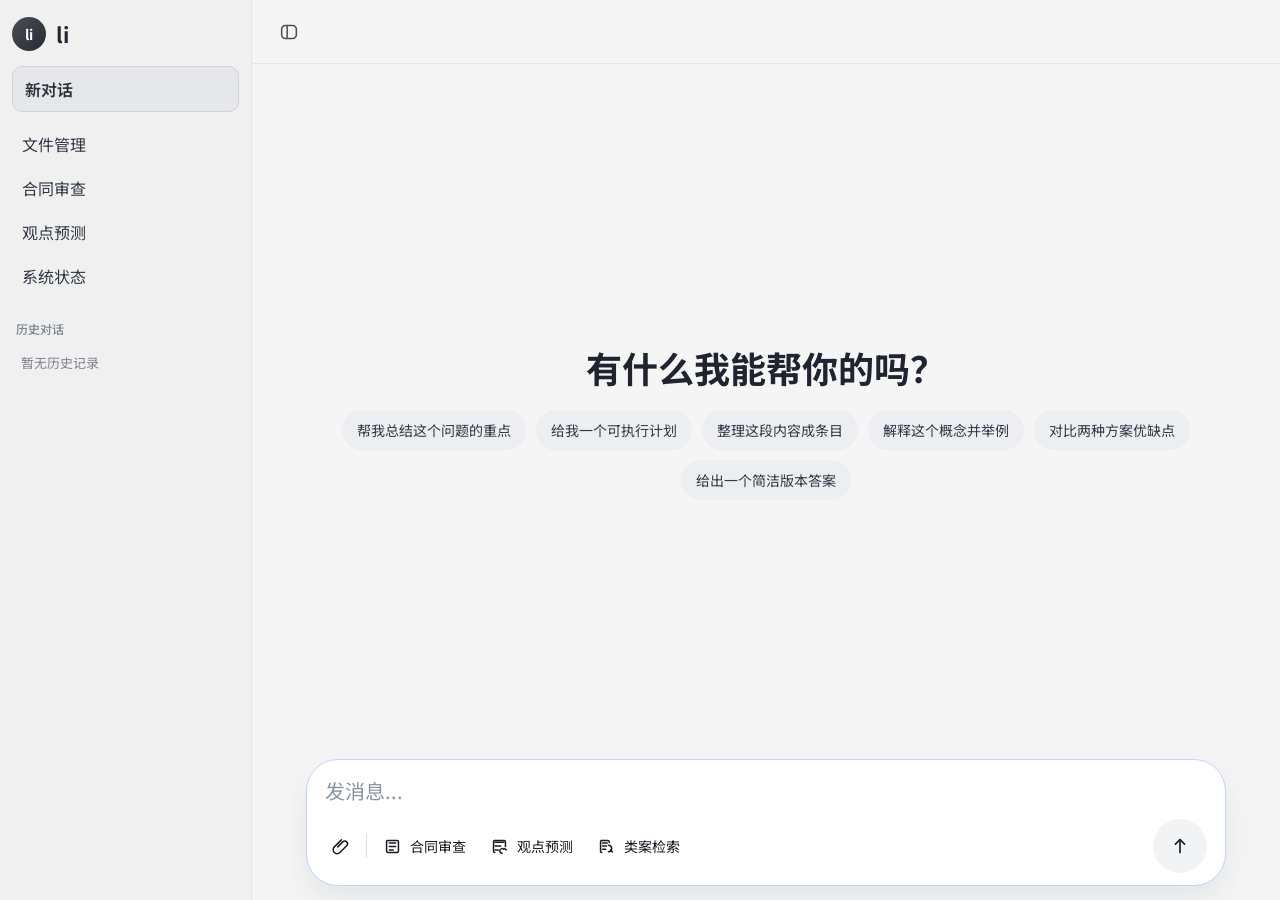
<file: frontend/index.html>
﻿<!doctype html>
<html lang="zh-CN">
  <head>
    <meta charset="UTF-8" />
    <meta name="viewport" content="width=device-width, initial-scale=1.0" />
    <title>新对话</title>
    <link rel="preconnect" href="https://fonts.googleapis.com" />
    <link rel="preconnect" href="https://fonts.gstatic.com" crossorigin />
    <link
      href="https://fonts.googleapis.com/css2?family=Noto+Sans+SC:wght@400;500;600;700&display=swap"
      rel="stylesheet"
    />
    <link rel="stylesheet" href="./styles.css" />
  </head>
  <body>
    <div class="app" id="app">
      <aside class="sidebar" id="sidebar" aria-label="侧边栏">
        <header class="sidebar-head">
          <div class="brand">
            <div class="avatar">li</div>
            <span>li</span>
          </div>
        </header>

        <button class="new-chat-btn" id="newChatBtn" type="button">新对话</button>

        <nav class="menu" aria-label="主菜单">
          <button class="menu-item" id="menuFiles" type="button">文件管理</button>
          <button class="menu-item" id="menuContractReview" type="button">合同审查</button>
          <button class="menu-item" id="menuOpponentPrediction" type="button">观点预测</button>
          <button class="menu-item" id="menuStatus" type="button">系统状态</button>
        </nav>

        <section class="history" aria-label="历史对话">
          <h2>历史对话</h2>
          <div class="history-list" id="historyList"></div>
        </section>
      </aside>
      <button class="sidebar-backdrop" id="sidebarBackdrop" type="button" aria-label="收起左侧栏"></button>

      <main class="main" aria-label="主内容区">
        <header class="topbar">
          <div class="topbar-title">
            <button class="icon-btn topbar-toggle" id="sidebarToggle" type="button" aria-label="折叠左侧项目栏">
              <svg viewBox="0 0 24 24" aria-hidden="true">
                <rect x="4" y="5" width="16" height="14" rx="4"></rect>
                <path d="M10 6v12"></path>
              </svg>
            </button>
          </div>
        </header>

        <div class="content-layout">
          <section class="conversation-area">
            <section class="welcome" id="welcomePanel">
              <h2>有什么我能帮你的吗？</h2>
              <div class="suggestions">
                <button type="button">帮我总结这个问题的重点</button>
                <button type="button">给我一个可执行计划</button>
                <button type="button">整理这段内容成条目</button>
                <button type="button">解释这个概念并举例</button>
                <button type="button">对比两种方案优缺点</button>
                <button type="button">给出一个简洁版本答案</button>
              </div>
            </section>

            <section class="chat" id="chat" role="log" aria-label="对话区" aria-live="polite"></section>

            <section class="panel-view hidden" id="panelFiles" aria-label="文件管理面板">
              <div class="panel">
                <div class="panel-header">
                  <h3>文件管理</h3>
                  <button class="panel-close" data-close="panelFiles" type="button" aria-label="关闭">×</button>
                </div>
                <p class="panel-text">上传并管理你的文件数据</p>

                <label class="upload-box" id="uploadArea" for="docFileInput">
                  <strong>点击或拖拽上传</strong>
                  <span>支持 .txt .md .pdf .doc .docx .xls .xlsx 文件</span>
                </label>
                <input id="docFileInput" type="file" multiple accept=".txt,.md,.pdf,.doc,.docx,.xls,.xlsx" />
                <div class="file-feedback hidden" id="fileFeedback" aria-live="polite"></div>

                <div class="doc-list" id="docList"></div>
              </div>
            </section>

            <section class="panel-view hidden" id="panelContractReview" aria-label="合同审查面板">
              <div class="panel template-panel">
                <div class="panel-header">
                  <h3>标准模板库</h3>
                  <button class="panel-close" data-close="panelContractReview" type="button" aria-label="关闭">×</button>
                </div>
                <p class="panel-text">上传并管理标准合同模板，供合同审查模式选择和复用。</p>

                <label class="upload-box template-upload-box" id="templateUploadArea" for="templateFileInput">
                  <strong>点击或拖拽上传标准模板</strong>
                  <span>支持 .txt .md .pdf .doc .docx .xls .xlsx 文件</span>
                </label>
                <input id="templateFileInput" type="file" accept=".txt,.md,.pdf,.doc,.docx,.xls,.xlsx" />
                <div class="file-feedback hidden" id="templateFeedback" aria-live="polite"></div>

                <div class="template-list-head">
                  <h4>模板列表</h4>
                  <span id="templateListCount">0 个</span>
                </div>
                <div class="template-list" id="templateList">
                  <div class="template-empty">暂无标准模板</div>
                </div>
              </div>
            </section>

            <section class="panel-view hidden" id="panelStatus" aria-label="系统状态面板">
              <div class="panel">
                <div class="panel-header">
                  <h3>系统状态</h3>
                  <button class="panel-close" data-close="panelStatus" type="button" aria-label="关闭">×</button>
                </div>

                <div class="status-grid" id="statusGrid">
                  <div class="status-item" id="statusPG">
                    <span class="status-label">PostgreSQL</span>
                    <span class="status-dot pending"></span>
                    <span class="status-text">检查中</span>
                  </div>
                  <div class="status-item" id="statusQdrant">
                    <span class="status-label">Qdrant</span>
                    <span class="status-dot pending"></span>
                    <span class="status-text">检查中</span>
                  </div>
                  <div class="status-item" id="statusEmbedding">
                    <span class="status-label">Embedding</span>
                    <span class="status-dot pending"></span>
                    <span class="status-text">检查中</span>
                  </div>
                  <div class="status-item" id="statusReranker">
                    <span class="status-label">Reranker</span>
                    <span class="status-dot pending"></span>
                    <span class="status-text">检查中</span>
                  </div>
                </div>

                <div class="status-actions">
                  <button class="secondary-btn" id="refreshStatusBtn" type="button">刷新</button>
                  <button class="primary-btn" id="bootstrapBtn" type="button">初始化</button>
                </div>
              </div>
            </section>

            <section class="panel-view hidden" id="panelOpponentPrediction" aria-label="观点预测模板管理面板">
              <div class="panel prediction-template-panel">
                <div class="panel-header">
                  <h3>观点预测模板库</h3>
                  <button class="panel-close" data-close="panelOpponentPrediction" type="button" aria-label="关闭">×</button>
                </div>
                <p class="panel-text">在这里维护案件模板。模板由案件名称、案情材料和可选的对方语料组成，后续会在聊天区选择使用。</p>

                <section class="prediction-template-section" aria-labelledby="predictionCaseNameLabel">
                  <div class="prediction-template-label-row">
                    <label class="prediction-template-label" id="predictionCaseNameLabel" for="predictionCaseNameInput">
                      案件名称
                      <span class="prediction-template-required">必填</span>
                    </label>
                    <span class="prediction-template-hint">用于区分多个案件模板</span>
                  </div>
                  <input
                    class="prediction-template-input"
                    id="predictionCaseNameInput"
                    type="text"
                    placeholder="例如：张三与李四买卖合同纠纷"
                    autocomplete="off"
                  />
                </section>

                <section class="prediction-template-section" aria-labelledby="predictionOpponentCorpusLabel">
                  <div class="prediction-template-label-row">
                    <div class="prediction-template-label" id="predictionOpponentCorpusLabel">
                      对方语料
                      <span class="prediction-template-optional">选填</span>
                    </div>
                    <span class="prediction-template-hint">如答辩状、聊天记录、律师函、对方合同文本</span>
                  </div>
                  <label class="upload-box prediction-upload-box" id="predictionOpponentCorpusArea" for="predictionOpponentCorpusInput">
                    <strong>点击或拖拽上传对方语料</strong>
                    <span>支持 .txt .md .pdf .doc .docx .xls .xlsx 文件</span>
                  </label>
                  <input id="predictionOpponentCorpusInput" type="file" multiple accept=".txt,.md,.pdf,.doc,.docx,.xls,.xlsx" />
                  <div class="prediction-upload-list prediction-upload-list-empty" id="predictionOpponentCorpusFiles">尚未选择对方语料</div>
                </section>

                <section class="prediction-template-section" aria-labelledby="predictionCaseMaterialLabel">
                  <div class="prediction-template-label-row">
                    <div class="prediction-template-label" id="predictionCaseMaterialLabel">
                      案情材料
                      <span class="prediction-template-required">必填</span>
                    </div>
                    <span class="prediction-template-hint">如起诉状、证据目录、事实说明、合同或往来文书</span>
                  </div>
                  <label class="upload-box prediction-upload-box" id="predictionCaseMaterialArea" for="predictionCaseMaterialInput">
                    <strong>点击或拖拽上传案情材料</strong>
                    <span>支持 .txt .md .pdf .doc .docx .xls .xlsx 文件</span>
                  </label>
                  <input id="predictionCaseMaterialInput" type="file" multiple accept=".txt,.md,.pdf,.doc,.docx,.xls,.xlsx" />
                  <div class="prediction-upload-list prediction-upload-list-empty" id="predictionCaseMaterialFiles">尚未选择案情材料</div>
                </section>

                <div class="prediction-template-actions">
                  <button class="primary-btn" id="predictionTemplateSaveBtn" type="button" disabled>保存为案件模板</button>
                  <span class="prediction-template-action-hint" id="predictionTemplateActionHint">填写案件名称并至少选择一份案情材料后可保存。</span>
                </div>
                <div class="file-feedback hidden" id="predictionTemplateFeedback" aria-live="polite"></div>

                <div class="template-list-head prediction-template-list-head">
                  <h4>案件模板列表</h4>
                  <span id="predictionTemplateListCount">0 个</span>
                </div>
                <div class="template-list prediction-template-list" id="predictionTemplateList">
                  <div class="template-empty">暂无案件模板</div>
                </div>
              </div>
            </section>

            <footer class="composer-wrap" id="composerWrap">
              <div class="composer-attachment-tray hidden" id="chatAttachmentTray" aria-label="聊天附件列表"></div>
              <form class="composer" id="composer">
                <label for="input" class="sr-only">输入消息</label>
                <input id="input" type="text" placeholder="发消息..." autocomplete="off" aria-label="输入消息" />
                <div class="composer-actions">
                  <div class="composer-actions-left">
                    <button
                      class="composer-action composer-action-icon"
                      id="reviewUploadBtn"
                      type="button"
                      aria-label="上传待审合同"
                      title="上传待审合同"
                    >
                      <svg viewBox="0 0 24 24" aria-hidden="true">
                        <path
                          d="M8.5 12.5 14.86 6.14a3.5 3.5 0 1 1 4.95 4.95l-8.48 8.49a5 5 0 1 1-7.07-7.07l8.84-8.84"
                        ></path>
                      </svg>
                    </button>
                    <span class="composer-action-divider" aria-hidden="true"></span>
                    <button
                      class="composer-action composer-mode-toggle contract-review-toggle"
                      id="contractReviewModeToggle"
                      type="button"
                      aria-pressed="false"
                    >
                      <svg viewBox="0 0 24 24" aria-hidden="true">
                        <path d="M8 7.5h8"></path>
                        <path d="M8 12h8"></path>
                        <path d="M8 16.5h5"></path>
                        <path d="M6 4.5h12a1.5 1.5 0 0 1 1.5 1.5v12A1.5 1.5 0 0 1 18 19.5H6A1.5 1.5 0 0 1 4.5 18V6A1.5 1.5 0 0 1 6 4.5Z"></path>
                      </svg>
                      <span>合同审查</span>
                    </button>
                    <button
                      class="composer-action composer-mode-toggle prediction-mode-toggle"
                      id="opponentPredictionModeToggle"
                      type="button"
                      aria-pressed="false"
                    >
                      <svg viewBox="0 0 24 24" aria-hidden="true">
                        <path d="M6.5 6.5h11"></path>
                        <path d="M6.5 11.5h7"></path>
                        <path d="M6.5 16.5h4"></path>
                        <path d="M17.5 15.5a3 3 0 1 0-2.12 5.12"></path>
                        <path d="m18.5 14.5 2 2"></path>
                        <path d="M6 4.5h12a1.5 1.5 0 0 1 1.5 1.5v6"></path>
                        <path d="M6 19.5A1.5 1.5 0 0 1 4.5 18V6A1.5 1.5 0 0 1 6 4.5"></path>
                      </svg>
                      <span>观点预测</span>
                    </button>
                    <button
                      class="composer-action composer-mode-toggle similar-case-toggle"
                      id="similarCaseModeToggle"
                      type="button"
                      aria-pressed="false"
                    >
                      <svg viewBox="0 0 24 24" aria-hidden="true">
                        <path d="M7 7.5h6"></path>
                        <path d="M7 11.5h5"></path>
                        <path d="M7 15.5h4"></path>
                        <path d="M14.5 10.5a4 4 0 1 1 0 8"></path>
                        <path d="m17 16.5 2.5 2.5"></path>
                        <path d="M6 4.5h8a1.5 1.5 0 0 1 1.5 1.5v1"></path>
                        <path d="M6 19.5A1.5 1.5 0 0 1 4.5 18V6A1.5 1.5 0 0 1 6 4.5"></path>
                      </svg>
                      <span>类案检索</span>
                    </button>
                  </div>

                  <button class="composer-submit" type="submit" aria-label="发送">
                    <svg viewBox="0 0 24 24" aria-hidden="true">
                      <path d="M12 5v14"></path>
                      <path d="m7 10 5-5 5 5"></path>
                    </svg>
                  </button>
                </div>
              </form>
              <input id="chatAttachmentInput" type="file" multiple accept=".txt,.md,.pdf,.doc,.docx,.xls,.xlsx" hidden />
              <input id="reviewContractInput" type="file" multiple accept=".txt,.md,.pdf,.doc,.docx,.xls,.xlsx" hidden />
            </footer>
          </section>

          <aside class="citation-sidebar hidden" id="citationSidebar" aria-label="聊天右侧栏">
            <div class="citation-sidebar-resize" id="citationSidebarResize" aria-hidden="true"></div>
            <div class="citation-sidebar-head">
              <div class="right-sidebar-tabs" role="tablist" aria-label="右侧栏标签页">
                <button
                  class="right-sidebar-tab active"
                  id="rightSidebarTabAttachments"
                  data-right-sidebar-tab="attachments"
                  role="tab"
                  aria-selected="true"
                  type="button"
                >
                  附件
                </button>
                <button
                  class="right-sidebar-tab"
                  id="rightSidebarTabCitations"
                  data-right-sidebar-tab="citations"
                  role="tab"
                  aria-selected="false"
                  type="button"
                >
                  引用来源
                </button>
              </div>
              <button class="citation-sidebar-close" id="citationSidebarClose" type="button" aria-label="关闭右侧栏">×</button>
            </div>

            <section class="right-sidebar-panel" id="rightSidebarAttachmentsPanel" role="tabpanel" aria-labelledby="rightSidebarTabAttachments">
              <div class="citation-sidebar-body">
                <h3 class="right-sidebar-title">附件</h3>
                <div class="right-sidebar-empty" id="rightSidebarAttachmentsBody">上传文件后，这里会显示当前会话附件。</div>
              </div>
            </section>

            <section
              class="right-sidebar-panel hidden"
              id="rightSidebarCitationsPanel"
              role="tabpanel"
              aria-labelledby="rightSidebarTabCitations"
            >
              <div class="citation-sidebar-body">
                <h3 class="right-sidebar-title" id="citationSidebarTitle">引用来源</h3>
                <div id="citationSidebarBody">
                  <p class="panel-text">点击聊天中的“引用来源”后，这里会显示对应案例。</p>
                </div>
              </div>
            </section>
          </aside>
        </div>
      </main>
    </div>

    <script src="./app.js"></script>
  </body>
</html>
</file>
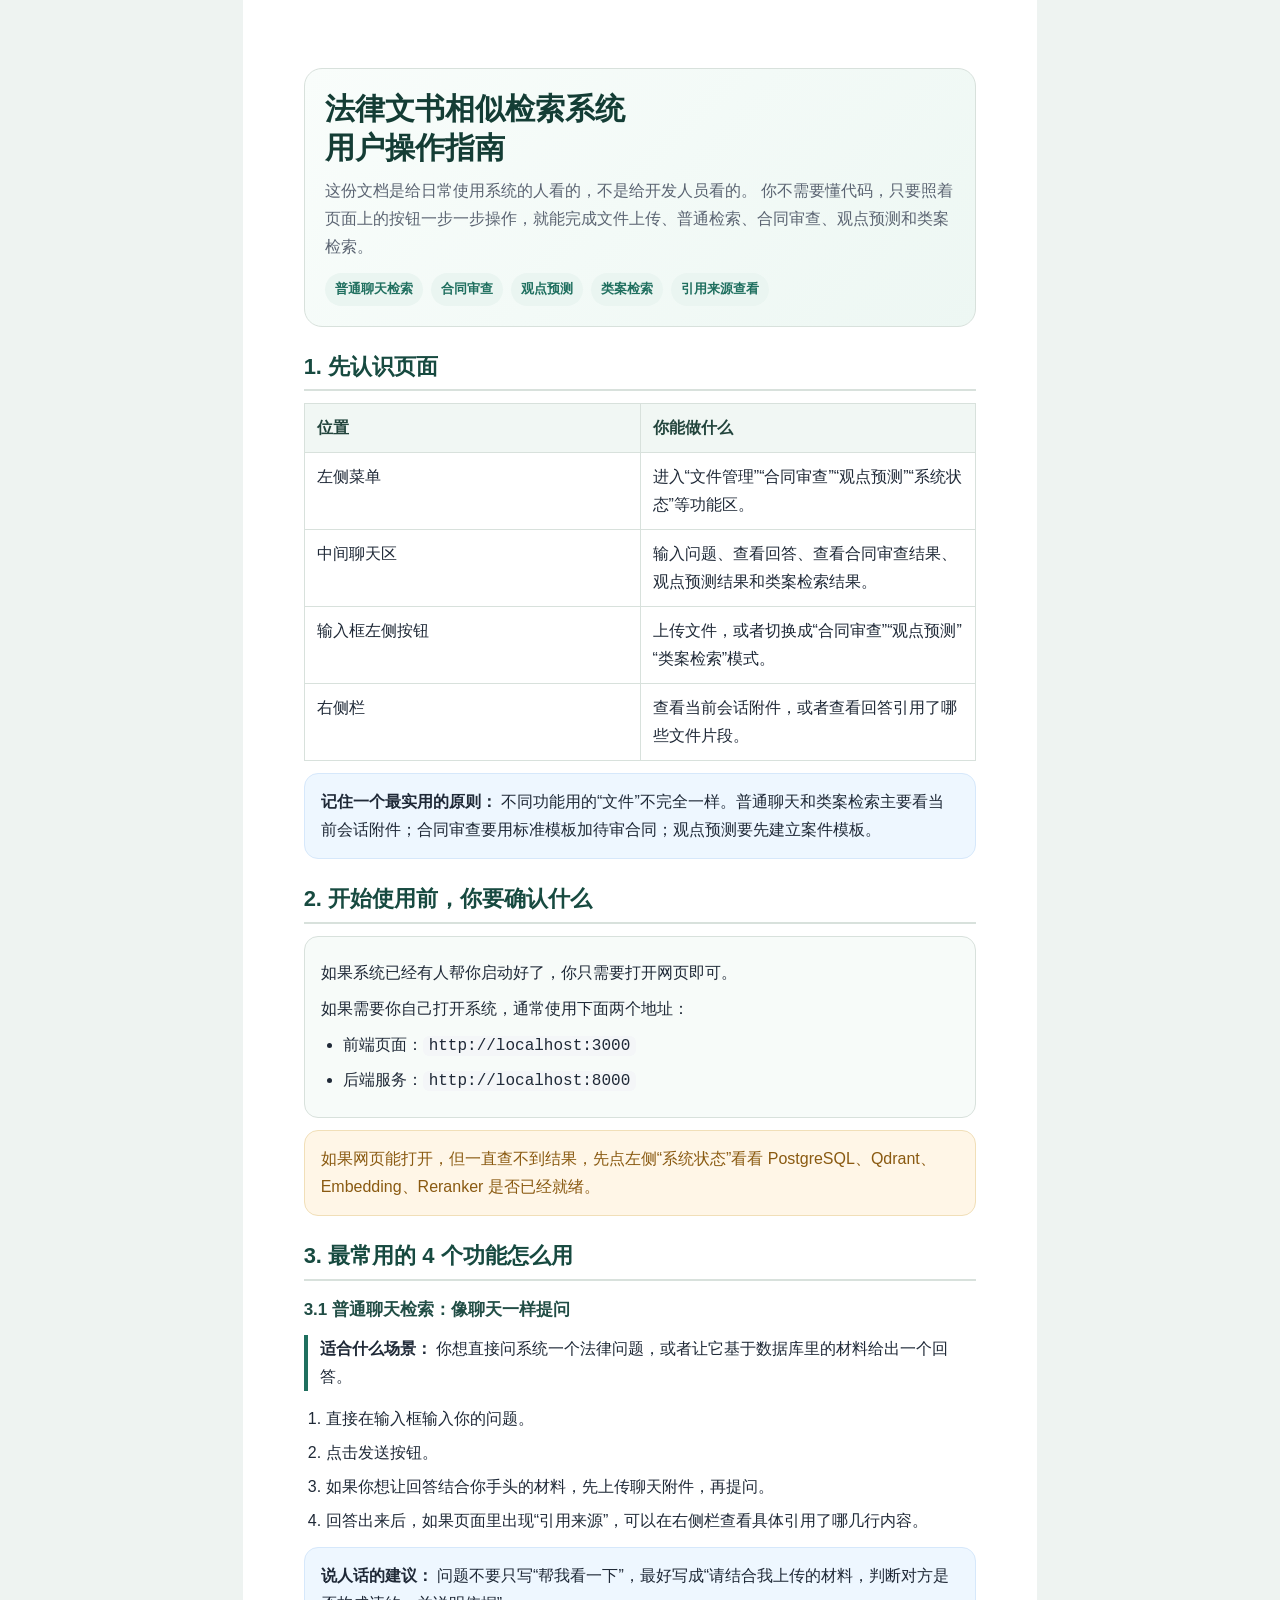
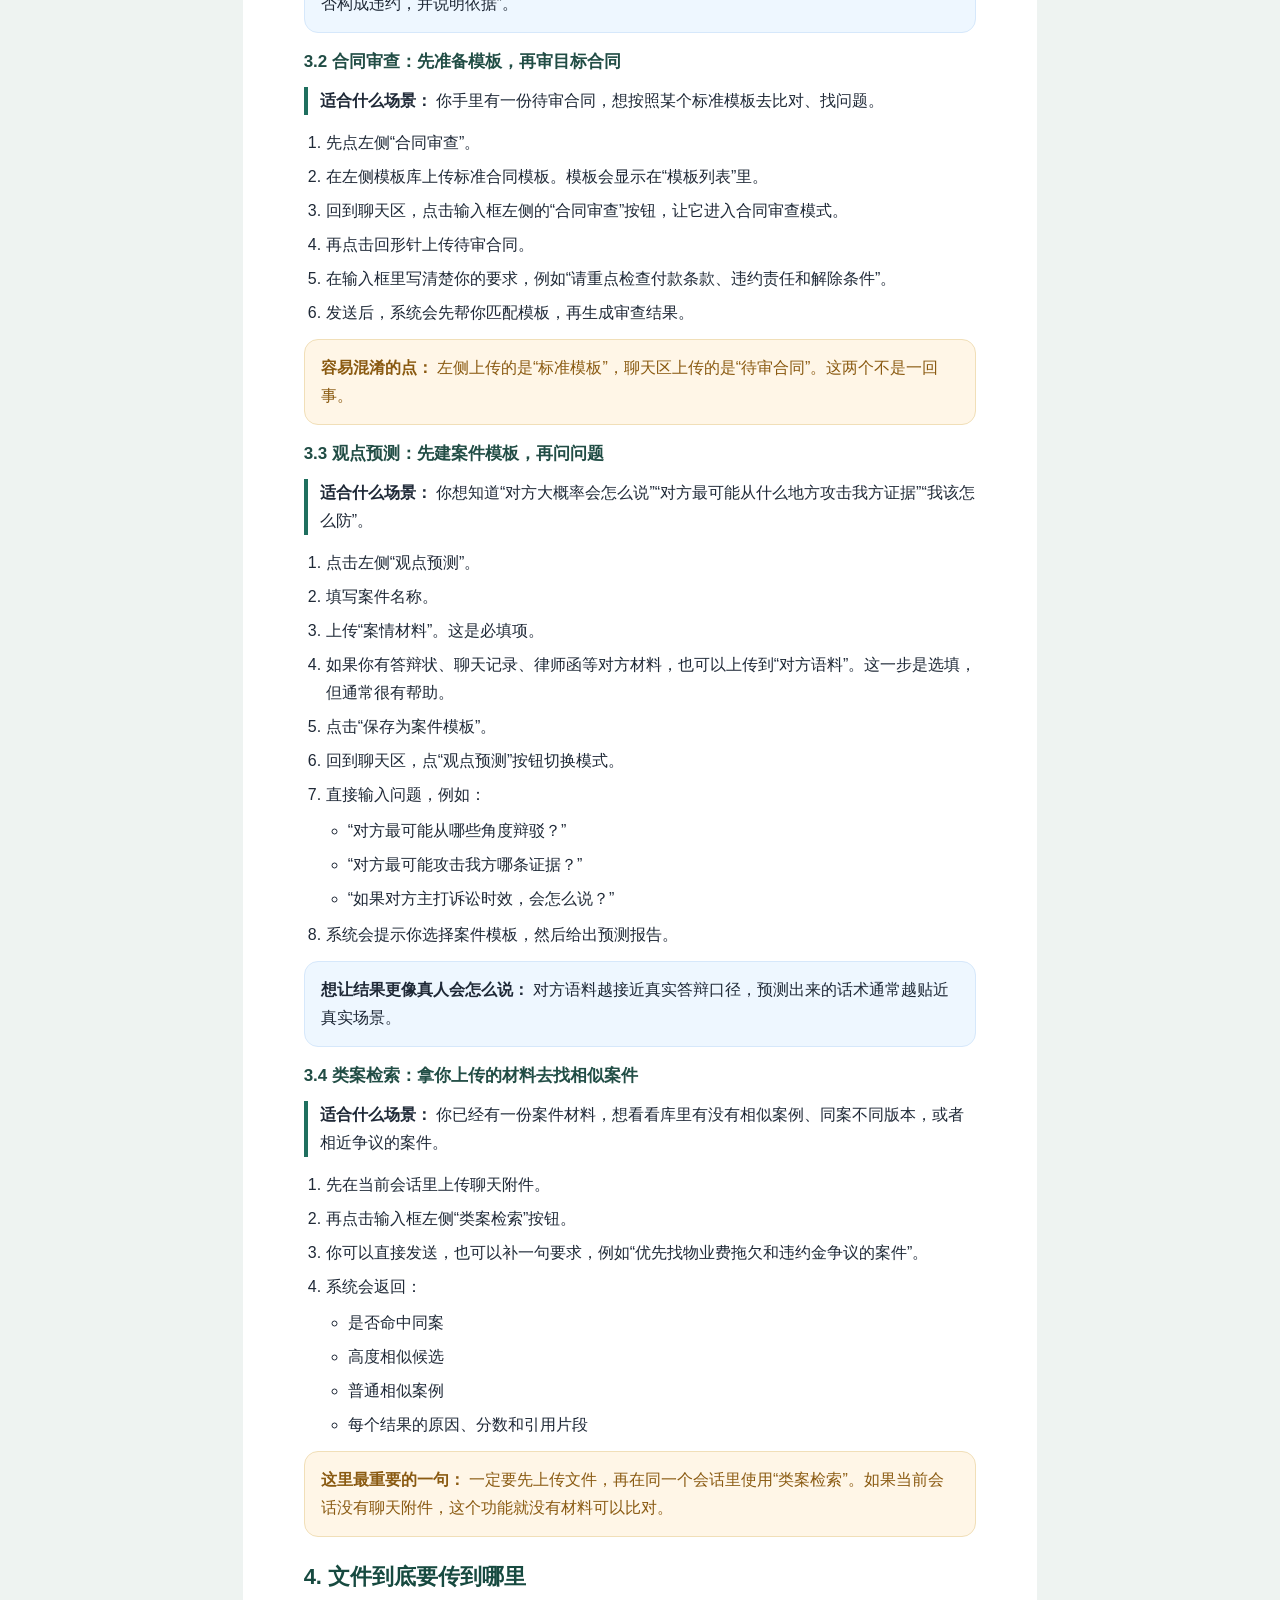
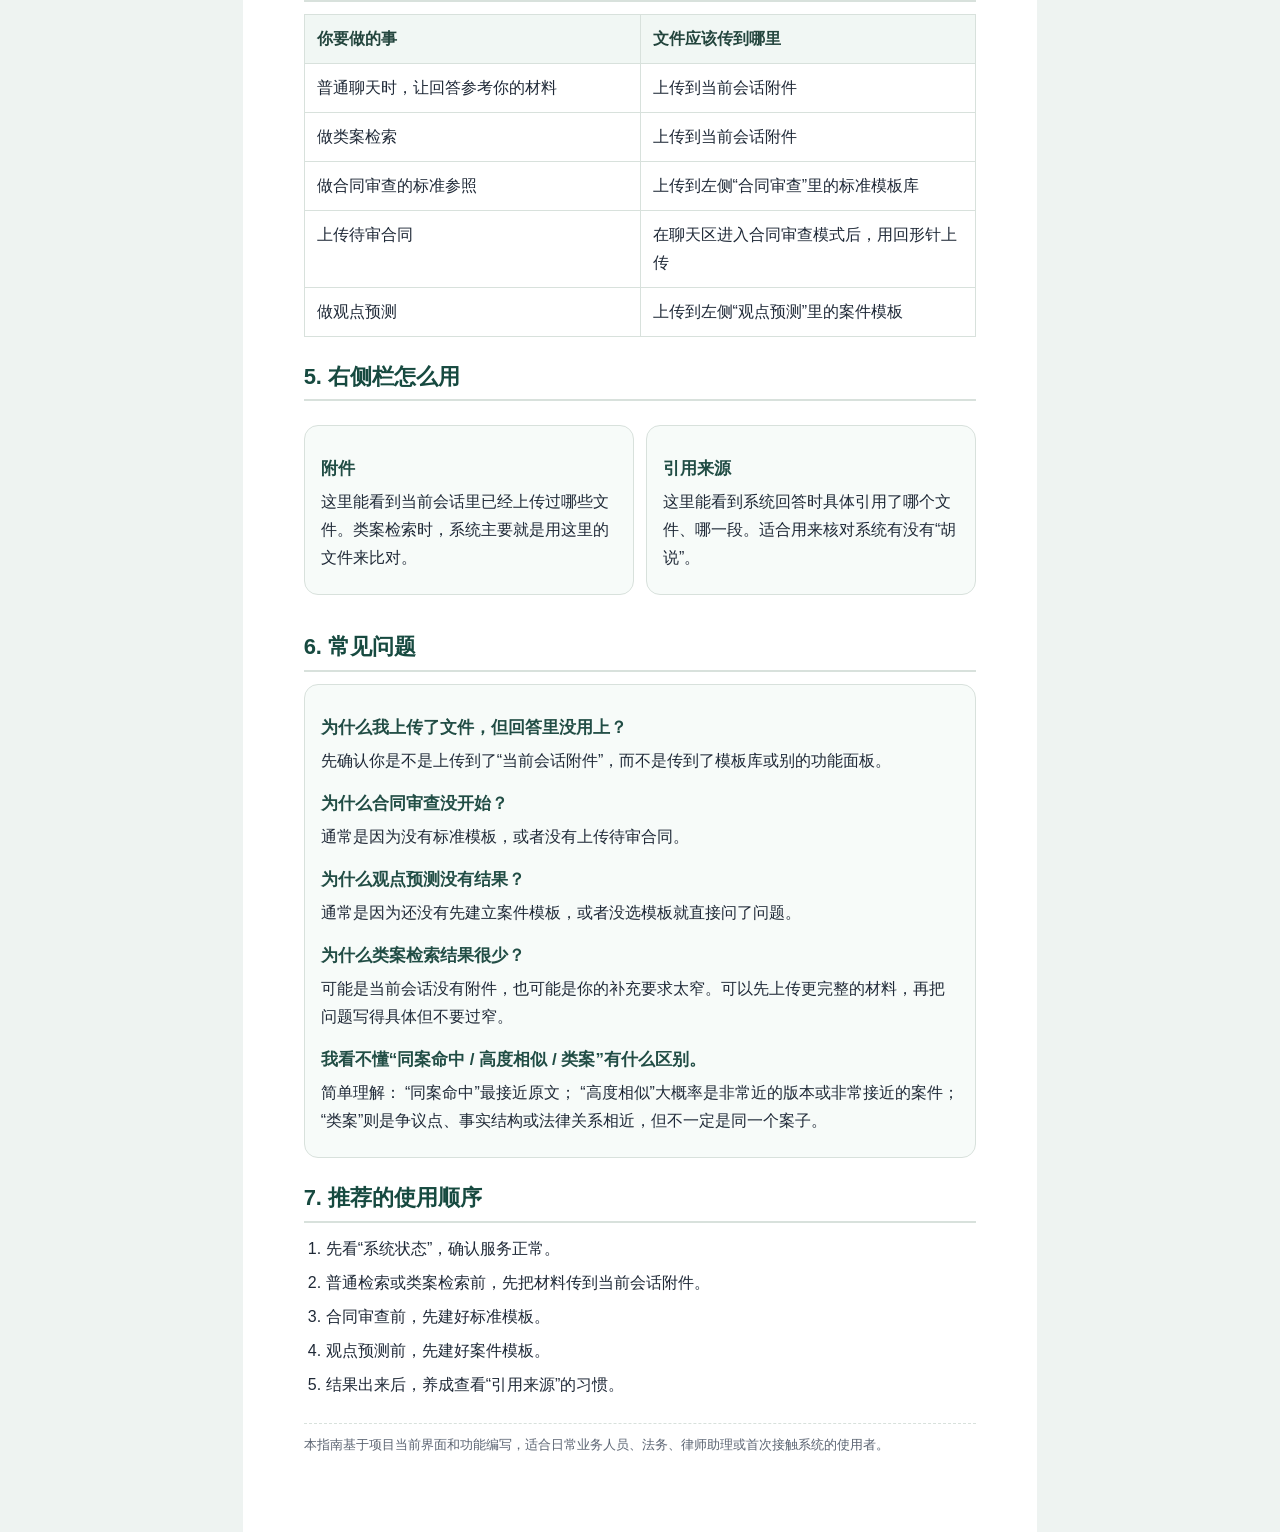
<file: docs/法律文书相似检索系统-用户操作指南.html>
<!doctype html>
<html lang="zh-CN">
  <head>
    <meta charset="UTF-8" />
    <meta name="viewport" content="width=device-width, initial-scale=1.0" />
    <title>法律文书相似检索系统 - 用户操作指南</title>
    <style>
      :root {
        --ink: #1f2937;
        --subtle: #5b6472;
        --brand: #1f6f5f;
        --brand-soft: #eaf5f1;
        --line: #d8e1dc;
        --paper: #ffffff;
        --panel: #f7fbf9;
        --warn: #8a5a11;
        --warn-bg: #fff6e7;
      }

      * {
        box-sizing: border-box;
      }

      body {
        margin: 0;
        font-family: "Microsoft YaHei", "PingFang SC", "Noto Sans SC", sans-serif;
        color: var(--ink);
        background: #eef3f1;
        line-height: 1.75;
      }

      .page {
        width: 210mm;
        min-height: 297mm;
        margin: 0 auto;
        background: var(--paper);
        padding: 18mm 16mm 20mm;
      }

      h1,
      h2,
      h3 {
        margin: 0;
        line-height: 1.3;
      }

      h1 {
        font-size: 30px;
        color: #143d35;
        margin-bottom: 10px;
      }

      h2 {
        font-size: 22px;
        color: #174a40;
        margin-top: 26px;
        margin-bottom: 12px;
        padding-bottom: 8px;
        border-bottom: 2px solid var(--line);
      }

      h3 {
        font-size: 17px;
        color: #214d45;
        margin-top: 18px;
        margin-bottom: 8px;
      }

      p {
        margin: 8px 0;
      }

      ul,
      ol {
        margin: 8px 0 8px 22px;
        padding: 0;
      }

      li {
        margin: 6px 0;
      }

      .hero {
        border: 1px solid var(--line);
        background: linear-gradient(135deg, #f9fdfb 0%, #edf7f3 100%);
        border-radius: 18px;
        padding: 20px;
      }

      .hero p {
        color: var(--subtle);
      }

      .pill-row {
        display: flex;
        flex-wrap: wrap;
        gap: 8px;
        margin-top: 12px;
      }

      .pill {
        display: inline-flex;
        align-items: center;
        padding: 5px 10px;
        border-radius: 999px;
        background: var(--brand-soft);
        color: var(--brand);
        font-size: 13px;
        font-weight: 700;
      }

      .tip,
      .warn,
      .card {
        border-radius: 14px;
        padding: 14px 16px;
        margin: 12px 0;
      }

      .tip {
        background: #eef7ff;
        border: 1px solid #d6e8fb;
      }

      .warn {
        background: var(--warn-bg);
        border: 1px solid #f1dfb8;
        color: var(--warn);
      }

      .card {
        background: var(--panel);
        border: 1px solid var(--line);
      }

      .grid {
        display: grid;
        grid-template-columns: repeat(2, minmax(0, 1fr));
        gap: 12px;
      }

      .k-table {
        width: 100%;
        border-collapse: collapse;
        margin-top: 10px;
      }

      .k-table th,
      .k-table td {
        border: 1px solid var(--line);
        padding: 10px 12px;
        text-align: left;
        vertical-align: top;
      }

      .k-table th {
        background: #f1f7f4;
        color: #23453d;
        width: 28%;
      }

      .step {
        border-left: 4px solid var(--brand);
        padding-left: 12px;
        margin: 14px 0;
      }

      .mono {
        font-family: "Consolas", "Courier New", monospace;
        background: #f4f6f8;
        border-radius: 6px;
        padding: 1px 6px;
      }

      .footer {
        margin-top: 24px;
        padding-top: 10px;
        border-top: 1px dashed var(--line);
        color: var(--subtle);
        font-size: 13px;
      }

      @media print {
        body {
          background: #fff;
        }

        .page {
          width: auto;
          min-height: auto;
          margin: 0;
          padding: 0;
        }
      }
    </style>
  </head>
  <body>
    <main class="page">
      <section class="hero">
        <h1>法律文书相似检索系统<br />用户操作指南</h1>
        <p>
          这份文档是给日常使用系统的人看的，不是给开发人员看的。
          你不需要懂代码，只要照着页面上的按钮一步一步操作，就能完成文件上传、普通检索、合同审查、观点预测和类案检索。
        </p>
        <div class="pill-row">
          <span class="pill">普通聊天检索</span>
          <span class="pill">合同审查</span>
          <span class="pill">观点预测</span>
          <span class="pill">类案检索</span>
          <span class="pill">引用来源查看</span>
        </div>
      </section>

      <h2>1. 先认识页面</h2>
      <table class="k-table">
        <thead>
          <tr>
            <th>位置</th>
            <th>你能做什么</th>
          </tr>
        </thead>
        <tbody>
          <tr>
            <td>左侧菜单</td>
            <td>进入“文件管理”“合同审查”“观点预测”“系统状态”等功能区。</td>
          </tr>
          <tr>
            <td>中间聊天区</td>
            <td>输入问题、查看回答、查看合同审查结果、观点预测结果和类案检索结果。</td>
          </tr>
          <tr>
            <td>输入框左侧按钮</td>
            <td>上传文件，或者切换成“合同审查”“观点预测”“类案检索”模式。</td>
          </tr>
          <tr>
            <td>右侧栏</td>
            <td>查看当前会话附件，或者查看回答引用了哪些文件片段。</td>
          </tr>
        </tbody>
      </table>

      <div class="tip">
        <strong>记住一个最实用的原则：</strong>
        不同功能用的“文件”不完全一样。普通聊天和类案检索主要看当前会话附件；合同审查要用标准模板加待审合同；观点预测要先建立案件模板。
      </div>

      <h2>2. 开始使用前，你要确认什么</h2>
      <div class="card">
        <p>如果系统已经有人帮你启动好了，你只需要打开网页即可。</p>
        <p>如果需要你自己打开系统，通常使用下面两个地址：</p>
        <ul>
          <li>前端页面：<span class="mono">http://localhost:3000</span></li>
          <li>后端服务：<span class="mono">http://localhost:8000</span></li>
        </ul>
      </div>

      <div class="warn">
        如果网页能打开，但一直查不到结果，先点左侧“系统状态”看看 PostgreSQL、Qdrant、Embedding、Reranker 是否已经就绪。
      </div>

      <h2>3. 最常用的 4 个功能怎么用</h2>

      <h3>3.1 普通聊天检索：像聊天一样提问</h3>
      <div class="step">
        <strong>适合什么场景：</strong>
        你想直接问系统一个法律问题，或者让它基于数据库里的材料给出一个回答。
      </div>
      <ol>
        <li>直接在输入框输入你的问题。</li>
        <li>点击发送按钮。</li>
        <li>如果你想让回答结合你手头的材料，先上传聊天附件，再提问。</li>
        <li>回答出来后，如果页面里出现“引用来源”，可以在右侧栏查看具体引用了哪几行内容。</li>
      </ol>
      <div class="tip">
        <strong>说人话的建议：</strong>
        问题不要只写“帮我看一下”，最好写成“请结合我上传的材料，判断对方是否构成违约，并说明依据”。
      </div>

      <h3>3.2 合同审查：先准备模板，再审目标合同</h3>
      <div class="step">
        <strong>适合什么场景：</strong>
        你手里有一份待审合同，想按照某个标准模板去比对、找问题。
      </div>
      <ol>
        <li>先点左侧“合同审查”。</li>
        <li>在左侧模板库上传标准合同模板。模板会显示在“模板列表”里。</li>
        <li>回到聊天区，点击输入框左侧的“合同审查”按钮，让它进入合同审查模式。</li>
        <li>再点击回形针上传待审合同。</li>
        <li>在输入框里写清楚你的要求，例如“请重点检查付款条款、违约责任和解除条件”。</li>
        <li>发送后，系统会先帮你匹配模板，再生成审查结果。</li>
      </ol>
      <div class="warn">
        <strong>容易混淆的点：</strong>
        左侧上传的是“标准模板”，聊天区上传的是“待审合同”。这两个不是一回事。
      </div>

      <h3>3.3 观点预测：先建案件模板，再问问题</h3>
      <div class="step">
        <strong>适合什么场景：</strong>
        你想知道“对方大概率会怎么说”“对方最可能从什么地方攻击我方证据”“我该怎么防”。
      </div>
      <ol>
        <li>点击左侧“观点预测”。</li>
        <li>填写案件名称。</li>
        <li>上传“案情材料”。这是必填项。</li>
        <li>如果你有答辩状、聊天记录、律师函等对方材料，也可以上传到“对方语料”。这一步是选填，但通常很有帮助。</li>
        <li>点击“保存为案件模板”。</li>
        <li>回到聊天区，点“观点预测”按钮切换模式。</li>
        <li>直接输入问题，例如：
          <ul>
            <li>“对方最可能从哪些角度辩驳？”</li>
            <li>“对方最可能攻击我方哪条证据？”</li>
            <li>“如果对方主打诉讼时效，会怎么说？”</li>
          </ul>
        </li>
        <li>系统会提示你选择案件模板，然后给出预测报告。</li>
      </ol>
      <div class="tip">
        <strong>想让结果更像真人会怎么说：</strong>
        对方语料越接近真实答辩口径，预测出来的话术通常越贴近真实场景。
      </div>

      <h3>3.4 类案检索：拿你上传的材料去找相似案件</h3>
      <div class="step">
        <strong>适合什么场景：</strong>
        你已经有一份案件材料，想看看库里有没有相似案例、同案不同版本，或者相近争议的案件。
      </div>
      <ol>
        <li>先在当前会话里上传聊天附件。</li>
        <li>再点击输入框左侧“类案检索”按钮。</li>
        <li>你可以直接发送，也可以补一句要求，例如“优先找物业费拖欠和违约金争议的案件”。</li>
        <li>系统会返回：
          <ul>
            <li>是否命中同案</li>
            <li>高度相似候选</li>
            <li>普通相似案例</li>
            <li>每个结果的原因、分数和引用片段</li>
          </ul>
        </li>
      </ol>
      <div class="warn">
        <strong>这里最重要的一句：</strong>
        一定要先上传文件，再在同一个会话里使用“类案检索”。如果当前会话没有聊天附件，这个功能就没有材料可以比对。
      </div>

      <h2>4. 文件到底要传到哪里</h2>
      <table class="k-table">
        <thead>
          <tr>
            <th>你要做的事</th>
            <th>文件应该传到哪里</th>
          </tr>
        </thead>
        <tbody>
          <tr>
            <td>普通聊天时，让回答参考你的材料</td>
            <td>上传到当前会话附件</td>
          </tr>
          <tr>
            <td>做类案检索</td>
            <td>上传到当前会话附件</td>
          </tr>
          <tr>
            <td>做合同审查的标准参照</td>
            <td>上传到左侧“合同审查”里的标准模板库</td>
          </tr>
          <tr>
            <td>上传待审合同</td>
            <td>在聊天区进入合同审查模式后，用回形针上传</td>
          </tr>
          <tr>
            <td>做观点预测</td>
            <td>上传到左侧“观点预测”里的案件模板</td>
          </tr>
        </tbody>
      </table>

      <h2>5. 右侧栏怎么用</h2>
      <div class="grid">
        <div class="card">
          <h3>附件</h3>
          <p>这里能看到当前会话里已经上传过哪些文件。类案检索时，系统主要就是用这里的文件来比对。</p>
        </div>
        <div class="card">
          <h3>引用来源</h3>
          <p>这里能看到系统回答时具体引用了哪个文件、哪一段。适合用来核对系统有没有“胡说”。</p>
        </div>
      </div>

      <h2>6. 常见问题</h2>
      <div class="card">
        <h3>为什么我上传了文件，但回答里没用上？</h3>
        <p>先确认你是不是上传到了“当前会话附件”，而不是传到了模板库或别的功能面板。</p>

        <h3>为什么合同审查没开始？</h3>
        <p>通常是因为没有标准模板，或者没有上传待审合同。</p>

        <h3>为什么观点预测没有结果？</h3>
        <p>通常是因为还没有先建立案件模板，或者没选模板就直接问了问题。</p>

        <h3>为什么类案检索结果很少？</h3>
        <p>可能是当前会话没有附件，也可能是你的补充要求太窄。可以先上传更完整的材料，再把问题写得具体但不要过窄。</p>

        <h3>我看不懂“同案命中 / 高度相似 / 类案”有什么区别。</h3>
        <p>
          简单理解：
          “同案命中”最接近原文；
          “高度相似”大概率是非常近的版本或非常接近的案件；
          “类案”则是争议点、事实结构或法律关系相近，但不一定是同一个案子。
        </p>
      </div>

      <h2>7. 推荐的使用顺序</h2>
      <ol>
        <li>先看“系统状态”，确认服务正常。</li>
        <li>普通检索或类案检索前，先把材料传到当前会话附件。</li>
        <li>合同审查前，先建好标准模板。</li>
        <li>观点预测前，先建好案件模板。</li>
        <li>结果出来后，养成查看“引用来源”的习惯。</li>
      </ol>

      <div class="footer">
        本指南基于项目当前界面和功能编写，适合日常业务人员、法务、律师助理或首次接触系统的使用者。
      </div>
    </main>
  </body>
</html>
</file>
<file: frontend/styles.css>
﻿:root {
  --bg: #f5f5f6;
  --sidebar-bg: #f0f0f1;
  --panel-bg: #ffffff;
  --line: #e3e5e8;
  --text: #1f2430;
  --muted: #7d848f;
  --chip-bg: #eceef1;
  --chip-hover: #e2e5ea;
  --primary: #2e3339;
  --primary-soft: #e6e7ea;
  --danger: #ea4335;
  --ok: #16a34a;
  --shadow: 0 14px 34px rgba(22, 25, 32, 0.08);
}

* {
  box-sizing: border-box;
}

/* Screen-reader only utility class */
.sr-only {
  position: absolute;
  width: 1px;
  height: 1px;
  padding: 0;
  margin: -1px;
  overflow: hidden;
  clip: rect(0, 0, 0, 0);
  white-space: nowrap;
  border: 0;
}

/* Keyboard focus indicator */
:focus-visible {
  outline: 2px solid #4a90d9;
  outline-offset: 2px;
}

html,
body {
  margin: 0;
  min-height: 100%;
  font-family: "Noto Sans SC", "Segoe UI", sans-serif;
  color: var(--text);
  background: var(--bg);
}

button,
input {
  font: inherit;
}

.app {
  display: grid;
  grid-template-columns: 252px 1fr;
  min-height: 100vh;
}

.app.sidebar-collapsed {
  grid-template-columns: 0 1fr;
}

.sidebar {
  background: var(--sidebar-bg);
  border-right: 1px solid var(--line);
  padding: 14px 12px;
  display: flex;
  flex-direction: column;
  gap: 12px;
  overflow: hidden;
  min-width: 0;
}

.sidebar-backdrop {
  display: none;
}

.app.sidebar-collapsed .sidebar {
  padding-left: 0;
  padding-right: 0;
  border-right: 0;
  pointer-events: none;
}

.sidebar-head {
  display: flex;
  align-items: center;
  min-height: 40px;
}

.brand {
  display: flex;
  align-items: center;
  gap: 10px;
  font-size: 21px;
  font-weight: 700;
}

.avatar {
  width: 34px;
  height: 34px;
  border-radius: 50%;
  background: linear-gradient(135deg, #4a4f57, #262b31);
  color: #fff;
  display: grid;
  place-items: center;
  font-size: 14px;
  font-weight: 700;
}

.new-chat-btn {
  border: 1px solid #cfd2d8;
  background: var(--primary-soft);
  color: #2b3139;
  border-radius: 10px;
  padding: 10px 12px;
  text-align: left;
  font-weight: 600;
  cursor: pointer;
}

.new-chat-btn:hover {
  background: #dbdde2;
}

.menu {
  display: grid;
  gap: 4px;
}

.menu-item {
  border: 0;
  background: transparent;
  color: #303845;
  border-radius: 10px;
  padding: 8px 10px;
  text-align: left;
  cursor: pointer;
}

.menu-item:hover {
  background: #e8eaed;
}

.menu-item.active {
  background: #dfe2e7;
  color: #242a32;
}

.history {
  min-height: 0;
  flex: 1;
  display: flex;
  flex-direction: column;
  justify-content: flex-start;
  align-items: stretch;
  gap: 8px;
  overflow: hidden;
}

.history h2 {
  margin: 12px 4px 0;
  font-size: 12px;
  color: var(--muted);
  font-weight: 500;
}

.history-list {
  flex: 1;
  overflow-y: auto;
  display: flex;
  flex-direction: column;
  justify-content: flex-start;
  align-items: stretch;
  align-content: flex-start;
  gap: 6px;
  padding-right: 2px;
}

.history-entry {
  display: grid;
  grid-template-columns: minmax(0, 1fr) auto;
  align-items: center;
  border: 1px solid #d7dce3;
  background: #eaedf1;
  border-radius: 14px;
  padding: 1px 2px 1px 6px;
  min-height: 30px;
  width: 100%;
  flex: 0 0 auto;
}

.history-entry.active {
  background: #dde1e7;
  border-color: #c8ced8;
}

.history-item {
  border: 0;
  background: transparent;
  color: #424a56;
  border-radius: 12px;
  padding: 4px 8px;
  text-align: left;
  font-size: 11px;
  line-height: 1.2;
  white-space: nowrap;
  overflow: hidden;
  text-overflow: ellipsis;
  cursor: pointer;
}

.history-entry:hover,
.history-item:hover {
  background: #e6e8ec;
}

.history-delete {
  width: 20px;
  height: 20px;
  margin-right: 2px;
  border: 0;
  border-radius: 7px;
  background: transparent;
  color: #646c78;
  display: grid;
  place-items: center;
  cursor: pointer;
  opacity: 0.75;
}

.history-delete:hover {
  background: #d6dae0;
  color: #2f3743;
  opacity: 1;
}

.history-empty {
  color: var(--muted);
  font-size: 13px;
  padding: 8px 9px;
}

.main {
  position: relative;
  height: 100vh;
  min-width: 0;
  display: flex;
  flex-direction: column;
  overflow: hidden;
}

.topbar {
  min-height: 64px;
  border-bottom: 1px solid var(--line);
  display: grid;
  grid-template-columns: 1fr;
  align-items: center;
  gap: 12px;
  padding: 0 20px;
  background: rgba(245, 245, 246, 0.92);
  backdrop-filter: blur(8px);
  position: sticky;
  top: 0;
  z-index: 20;
}

.icon-btn {
  width: 34px;
  height: 34px;
  border: 0;
  border-radius: 8px;
  background: transparent;
  color: #48515d;
  cursor: pointer;
  display: grid;
  place-items: center;
  padding: 0;
}

.topbar-title {
  display: flex;
  align-items: center;
}

.icon-btn svg {
  width: 22px;
  height: 22px;
  fill: none;
  stroke: currentColor;
  stroke-width: 1.7;
  stroke-linecap: round;
  stroke-linejoin: round;
}

.topbar-title h1 {
  margin: 0;
  font-size: 18px;
  font-weight: 600;
}

.topbar-title p {
  margin: 2px 0 0;
  color: #a0a6af;
  font-size: 12px;
}

.content-layout {
  flex: 1;
  min-height: 0;
  display: flex;
  position: relative;
}

.conversation-area {
  flex: 1;
  min-width: 0;
  min-height: 0;
  display: flex;
  flex-direction: column;
}

.citation-sidebar {
  width: 360px;
  min-width: 360px;
  border-left: 1px solid var(--line);
  background: rgba(255, 255, 255, 0.9);
  backdrop-filter: blur(10px);
  display: flex;
  flex-direction: column;
  position: relative;
}

.citation-sidebar.hidden {
  display: none;
}

.citation-sidebar-resize {
  position: absolute;
  top: 0;
  left: -4px;
  bottom: 0;
  width: 8px;
  cursor: col-resize;
  z-index: 2;
}

.citation-sidebar-resize::before {
  content: "";
  position: absolute;
  top: 0;
  bottom: 0;
  left: 3px;
  width: 2px;
  background: transparent;
  transition: background 0.16s ease;
}

.citation-sidebar-resize:hover::before {
  background: #c7ced8;
}

.citation-sidebar-head {
  min-height: 64px;
  padding: 14px 16px;
  border-bottom: 1px solid var(--line);
  display: flex;
  align-items: center;
  justify-content: space-between;
  gap: 12px;
}

.citation-sidebar-close {
  border: 0;
  background: transparent;
  color: #697282;
  font-size: 24px;
  line-height: 1;
  cursor: pointer;
}

.citation-sidebar-body {
  flex: 1;
  overflow-y: auto;
  padding: 14px 16px 18px;
}

.right-sidebar-panel {
  display: flex;
  flex: 1;
  min-height: 0;
}

.right-sidebar-tabs {
  display: inline-flex;
  align-items: center;
  gap: 4px;
  border: 1px solid #dbe1ea;
  background: #f3f5f8;
  border-radius: 12px;
  padding: 3px;
}

.right-sidebar-tab {
  border: 0;
  background: transparent;
  color: #556071;
  border-radius: 9px;
  padding: 5px 10px;
  font-size: 12px;
  cursor: pointer;
}

.right-sidebar-tab.active {
  background: #fff;
  color: #1f2630;
  box-shadow: 0 1px 3px rgba(18, 23, 30, 0.08);
}

.right-sidebar-title {
  margin: 0 0 8px;
  font-size: 14px;
  font-weight: 600;
}

.right-sidebar-empty {
  color: var(--muted);
  font-size: 13px;
  line-height: 1.6;
}

.right-sidebar-attachment-list {
  display: grid;
  gap: 12px;
}

.right-sidebar-attachment-item {
  border: 1px solid #d9e2f0;
  background: #f8fbff;
  border-radius: 12px;
  padding: 12px;
  display: grid;
  gap: 10px;
}

.right-sidebar-attachment-name {
  display: block;
  font-size: 13px;
  color: #26374f;
  line-height: 1.4;
  word-break: break-word;
}

.right-sidebar-attachment-meta {
  color: #5f7390;
  font-size: 11px;
}

.right-sidebar-attachment-head {
  display: grid;
  gap: 4px;
}

.right-sidebar-attachment-stage {
  min-height: 360px;
}

.right-sidebar-attachment-preview {
  margin: 0;
  padding: 14px;
  min-height: 360px;
  max-height: min(72vh, 720px);
  overflow: auto;
  border: 1px solid #dfe8f5;
  border-radius: 8px;
  background: #ffffff;
  color: #314764;
  font-size: 12px;
  line-height: 1.6;
  white-space: pre-wrap;
  word-break: break-word;
}

.right-sidebar-attachment-viewer {
  width: 100%;
  min-height: 360px;
  height: min(72vh, 720px);
  display: block;
  border: 1px solid #dfe8f5;
  border-radius: 8px;
  background: #ffffff;
}

body.resizing-citation-sidebar {
  cursor: col-resize;
  user-select: none;
}

.panel-view {
  flex: 1;
  min-height: 0;
  overflow-y: auto;
  padding: 16px 18px 22px;
}

.panel {
  width: min(980px, 100%);
  margin: 0 auto;
  border: 1px solid var(--line);
  border-radius: 14px;
  background: var(--panel-bg);
  box-shadow: var(--shadow);
  padding: 14px;
}

.hidden {
  display: none;
}

.panel-header {
  display: flex;
  align-items: center;
  justify-content: space-between;
  gap: 8px;
}

.panel-header h3 {
  margin: 0;
  font-size: 16px;
}

.panel-close {
  border: 0;
  background: transparent;
  color: #8b9199;
  font-size: 20px;
  line-height: 1;
  cursor: pointer;
}

.panel-text {
  margin: 6px 0 10px;
  color: var(--muted);
  font-size: 13px;
}

.upload-box {
  border: 1.5px dashed #cdd4df;
  border-radius: 12px;
  min-height: 94px;
  display: grid;
  place-content: center;
  gap: 3px;
  text-align: center;
  cursor: pointer;
}

.upload-box strong {
  font-size: 14px;
}

.upload-box span {
  color: var(--muted);
  font-size: 12px;
}

.upload-box:hover {
  border-color: #9ea4ae;
  background: #f3f4f6;
}

.upload-box.uploading {
  border-color: #8f949d;
  background: #eef0f3;
  cursor: progress;
  opacity: 0.9;
}

#docFileInput {
  display: none;
}

.file-feedback {
  margin-top: 10px;
  border-radius: 10px;
  padding: 8px 10px;
  font-size: 12px;
  line-height: 1.4;
}

.file-feedback.info {
  background: #edf0f4;
  color: #3b434f;
  border: 1px solid #d6dce4;
}

.file-feedback.success {
  background: #edf7ef;
  color: #1f6a31;
  border: 1px solid #bfdfc7;
}

.file-feedback.error {
  background: #fff1ef;
  color: #9e2f23;
  border: 1px solid #f2c4be;
}

.doc-list {
  display: grid;
  gap: 8px;
  max-height: 190px;
  overflow-y: auto;
  margin-top: 10px;
}

.doc-item {
  border: 1px solid var(--line);
  border-radius: 10px;
  padding: 8px 10px;
  display: flex;
  align-items: center;
  justify-content: space-between;
  gap: 8px;
}

.doc-info {
  min-width: 0;
}

.doc-info strong {
  font-size: 13px;
}

.doc-info span {
  display: block;
  color: var(--muted);
  font-size: 11px;
  white-space: nowrap;
  overflow: hidden;
  text-overflow: ellipsis;
}

.doc-delete {
  border: 1px solid #f0c3bd;
  background: #fff4f2;
  color: var(--danger);
  border-radius: 8px;
  padding: 4px 8px;
  font-size: 12px;
  cursor: pointer;
}

.template-panel {
  display: grid;
  gap: 10px;
}

.prediction-template-panel {
  display: grid;
  gap: 14px;
}

.prediction-template-section {
  display: grid;
  gap: 8px;
}

.prediction-template-label-row {
  display: flex;
  align-items: baseline;
  justify-content: space-between;
  gap: 12px;
  flex-wrap: wrap;
}

.prediction-template-label {
  display: inline-flex;
  align-items: center;
  gap: 8px;
  font-size: 13px;
  font-weight: 600;
  color: #2f3642;
}

.prediction-template-required,
.prediction-template-optional {
  border-radius: 999px;
  padding: 2px 8px;
  font-size: 10px;
  letter-spacing: 0.02em;
}

.prediction-template-required {
  background: #fff0ee;
  color: #a43f31;
}

.prediction-template-optional {
  background: #edf2f8;
  color: #566172;
}

.prediction-template-hint,
.prediction-template-action-hint {
  color: #6c7481;
  font-size: 12px;
}

.prediction-template-input {
  width: 100%;
  border: 1px solid #d7dee8;
  border-radius: 12px;
  background: #fff;
  color: #232b36;
  padding: 12px 14px;
  font-size: 14px;
  outline: none;
  transition:
    border-color 0.16s ease,
    box-shadow 0.16s ease;
}

.prediction-template-input:focus {
  border-color: #9bb8e4;
  box-shadow: 0 0 0 4px rgba(107, 151, 219, 0.12);
}

.prediction-template-input::placeholder {
  color: #8d95a2;
}

.prediction-upload-box {
  min-height: 104px;
  background: linear-gradient(180deg, #fbfcfe 0%, #f6f8fb 100%);
}

.prediction-upload-box.has-files {
  border-color: #a9b9d4;
  background: linear-gradient(180deg, #f8fbff 0%, #f2f6fc 100%);
}

#predictionOpponentCorpusInput,
#predictionCaseMaterialInput {
  display: none;
}

.prediction-upload-list {
  border: 1px solid #dde4ee;
  border-radius: 10px;
  background: #fbfcfe;
  padding: 10px 12px;
  display: grid;
  gap: 6px;
}

.prediction-upload-list-empty {
  color: #7b8593;
  font-size: 12px;
}

.prediction-upload-file {
  display: flex;
  align-items: center;
  justify-content: space-between;
  gap: 12px;
}

.prediction-upload-file strong {
  display: block;
  font-size: 13px;
  color: #2c3440;
  white-space: nowrap;
  overflow: hidden;
  text-overflow: ellipsis;
}

.prediction-upload-file span {
  color: #6f7785;
  font-size: 11px;
  white-space: nowrap;
}

.prediction-template-actions {
  display: flex;
  align-items: center;
  justify-content: space-between;
  gap: 12px;
  flex-wrap: wrap;
}

.prediction-template-actions .primary-btn:disabled {
  opacity: 0.56;
  cursor: not-allowed;
}

.prediction-template-list-head {
  margin-top: 2px;
}

.template-upload-box {
  margin-top: 2px;
}

#templateFileInput {
  display: none;
}

.template-list-head {
  display: flex;
  align-items: center;
  justify-content: space-between;
  gap: 10px;
  margin-top: 4px;
}

.template-list-head h4 {
  margin: 0;
  font-size: 13px;
  color: #2f3642;
}

.template-list-head span {
  color: #6a7280;
  font-size: 12px;
}

.template-list {
  border: 1px solid var(--line);
  border-radius: 10px;
  background: #fafbfd;
  min-height: 96px;
  max-height: 240px;
  overflow-y: auto;
  padding: 10px;
}

.template-empty {
  color: var(--muted);
  font-size: 12px;
}

.template-item {
  border: 1px solid #dfe5ef;
  border-radius: 10px;
  background: #fff;
  padding: 8px 10px;
  display: flex;
  align-items: center;
  justify-content: space-between;
  gap: 10px;
}

.template-item + .template-item {
  margin-top: 8px;
}

.template-item-info {
  min-width: 0;
}

.template-item-info strong {
  font-size: 13px;
  color: #2b3340;
}

.template-item-info span {
  display: block;
  margin-top: 3px;
  color: #697486;
  font-size: 11px;
  white-space: nowrap;
  overflow: hidden;
  text-overflow: ellipsis;
}

.template-delete {
  border: 1px solid #f0c3bd;
  background: #fff4f2;
  color: var(--danger);
  border-radius: 8px;
  padding: 4px 8px;
  font-size: 12px;
  cursor: pointer;
  flex-shrink: 0;
}

.status-grid {
  display: grid;
  grid-template-columns: 1fr 1fr;
  gap: 8px;
  margin-top: 10px;
}

.status-item {
  border: 1px solid var(--line);
  border-radius: 10px;
  padding: 8px;
  display: grid;
  grid-template-columns: 1fr auto;
  row-gap: 4px;
  align-items: center;
}

.status-label {
  font-size: 13px;
  font-weight: 600;
}

.status-dot {
  width: 10px;
  height: 10px;
  border-radius: 50%;
}

.status-dot.pending {
  background: #f59e0b;
}

.status-dot.ready {
  background: var(--ok);
}

.status-dot.error {
  background: var(--danger);
}

.status-text {
  grid-column: 1 / -1;
  color: var(--muted);
  font-size: 11px;
}

.status-actions {
  display: flex;
  gap: 8px;
  justify-content: flex-end;
  margin-top: 12px;
}

.primary-btn,
.secondary-btn {
  border-radius: 9px;
  padding: 7px 12px;
  font-size: 13px;
  cursor: pointer;
}

.primary-btn {
  border: 0;
  background: var(--primary);
  color: #fff;
}

.secondary-btn {
  border: 1px solid var(--line);
  background: #fff;
  color: #3f4755;
}

.welcome {
  flex: 1;
  display: grid;
  place-content: center;
  text-align: center;
  padding: 20px 18px 84px;
  transform: translateY(54px);
}

.welcome h2 {
  margin: 0 0 22px;
  font-size: 36px;
  line-height: 1.12;
}

.suggestions {
  display: flex;
  justify-content: center;
  flex-wrap: wrap;
  gap: 10px;
  max-width: 900px;
  margin: 0 auto;
}

.suggestions button {
  border: 0;
  border-radius: 999px;
  background: var(--chip-bg);
  color: #313946;
  padding: 10px 15px;
  font-size: 14px;
  cursor: pointer;
}

.suggestions button:hover {
  background: var(--chip-hover);
}

.chat {
  display: none;
  flex: 1;
  min-height: 0;
  overflow-y: auto;
  width: min(920px, 100% - 36px);
  margin: 12px auto 0;
  padding: 4px 0 20px;
}

.msg {
  border: 1px solid #dde1e8;
  background: #fff;
  border-radius: 14px;
  padding: 12px 14px;
  margin-bottom: 10px;
}

.msg.user {
  margin-left: auto;
  width: fit-content;
  max-width: 74%;
  border-color: #d2d6de;
  background: #f0f2f5;
}

.msg.error-msg {
  border-color: #f4c2bd;
  background: #fff3f2;
}

.msg.loading-msg {
  text-align: center;
  color: var(--muted);
}

.thinking-dots {
  display: inline-block;
  width: 0;
  overflow: hidden;
  white-space: nowrap;
  vertical-align: bottom;
  animation: thinking-dots 1.2s steps(4, end) infinite;
}

.msg p {
  margin: 0;
  white-space: pre-wrap;
  line-height: 1.7;
}

.answer-title {
  font-size: 13px;
  color: var(--muted);
  margin-bottom: 8px;
}

.answer-source-notice {
  display: inline-flex;
  align-items: center;
  margin-bottom: 8px;
  padding: 2px 8px;
  border-radius: 999px;
  border: 1px solid #d6e4ff;
  background: #f3f7ff;
  color: #35598a;
  font-size: 12px;
}

.citation-list {
  margin-top: 10px;
  display: grid;
  gap: 8px;
}

.citation-wrap {
  margin-top: 10px;
}

.citation-trigger {
  border: 1px solid #d7dce3;
  background: #f2f4f7;
  color: #39414d;
  border-radius: 10px;
  padding: 6px 10px;
  font-size: 12px;
  width: 100%;
  display: flex;
  align-items: center;
  justify-content: space-between;
  cursor: pointer;
}

.citation-trigger:hover {
  background: #e9edf2;
}

.review-match-actions {
  display: grid;
  gap: 8px;
  margin-top: 12px;
}

.review-match-option {
  border: 1px solid #d9e3f1;
  background: #f8fbff;
  color: #233750;
  border-radius: 12px;
  padding: 10px 12px;
  display: flex;
  align-items: center;
  gap: 8px;
  flex-wrap: wrap;
  text-align: left;
  cursor: pointer;
}

.review-match-option:hover {
  border-color: #a8c0e5;
  background: #f2f7ff;
}

.review-match-option.selected {
  border-color: #5d84bb;
  background: #edf4ff;
}

.review-match-option-name {
  font-size: 13px;
  font-weight: 600;
}

.review-match-option-meta {
  font-size: 12px;
  color: #62758f;
}

.review-match-option-tag {
  border-radius: 999px;
  padding: 2px 7px;
  font-size: 10px;
  background: #dfeafc;
  color: #476b9a;
}

.prediction-match-actions {
  display: grid;
  gap: 8px;
  margin-top: 12px;
}

.prediction-match-option {
  border: 1px solid #e7dcc0;
  background: #fffaf0;
  color: #4b3922;
  border-radius: 12px;
  padding: 10px 12px;
  display: flex;
  align-items: center;
  gap: 8px;
  flex-wrap: wrap;
  text-align: left;
  cursor: pointer;
}

.prediction-match-option:hover {
  border-color: #d6b16c;
  background: #fff5df;
}

.prediction-match-option.selected {
  border-color: #b9852d;
  background: #fff0cc;
}

.prediction-match-option-name {
  font-size: 13px;
  font-weight: 600;
}

.prediction-match-option-meta {
  font-size: 12px;
  color: #7a6540;
}

.prediction-match-option-tag {
  border-radius: 999px;
  padding: 2px 7px;
  font-size: 10px;
  background: #f0deae;
  color: #74551b;
}

.prediction-report-card {
  display: grid;
  gap: 14px;
}

.prediction-report-head {
  display: flex;
  align-items: flex-start;
  justify-content: space-between;
  gap: 12px;
}

.prediction-report-head h4 {
  margin: 2px 0 0;
  font-size: 20px;
  line-height: 1.25;
  color: #2a3340;
}

.prediction-report-tag {
  display: inline-flex;
  align-items: center;
  border-radius: 999px;
  padding: 3px 10px;
  font-size: 11px;
  font-weight: 600;
  background: #f4ead3;
  color: #74561d;
  white-space: nowrap;
}

.similar-case-toggle.active {
  border-color: #3b8a71;
  background: #e8f7f1;
  color: #205b4a;
}

.similar-case-report-card {
  display: grid;
  gap: 14px;
}

.similar-case-report-head {
  display: flex;
  align-items: flex-start;
  justify-content: space-between;
  gap: 12px;
}

.similar-case-report-head h4 {
  margin: 2px 0 0;
  font-size: 20px;
  line-height: 1.25;
  color: #243247;
}

.similar-case-report-tag {
  display: inline-flex;
  align-items: center;
  border-radius: 999px;
  padding: 3px 10px;
  font-size: 11px;
  font-weight: 600;
  background: #e9f7f1;
  color: #225949;
  white-space: nowrap;
}

.similar-case-report-summary,
.similar-case-report-section {
  border: 1px solid #d8e7e0;
  background: linear-gradient(180deg, #fbfefd 0%, #f4fbf8 100%);
  border-radius: 14px;
  padding: 14px;
  display: grid;
  gap: 10px;
}

.similar-case-report-query,
.similar-case-report-section-title {
  font-size: 13px;
  font-weight: 600;
  color: #295244;
}

.similar-case-points {
  display: grid;
  gap: 8px;
}

.similar-case-points p,
.similar-case-match-reason {
  margin: 0;
  line-height: 1.7;
}

.similar-case-profile-grid {
  display: grid;
  grid-template-columns: repeat(auto-fit, minmax(180px, 1fr));
  gap: 10px;
}

.similar-case-profile-card {
  border: 1px solid #d9e8e1;
  background: rgba(255, 255, 255, 0.9);
  border-radius: 12px;
  padding: 10px;
  display: grid;
  gap: 8px;
}

.similar-case-profile-label {
  font-size: 12px;
  font-weight: 700;
  color: #406657;
}

.similar-case-profile-values {
  display: flex;
  flex-wrap: wrap;
  gap: 6px;
}

.similar-case-profile-text,
.similar-case-match-profile {
  margin: 0;
  font-size: 13px;
  line-height: 1.7;
  color: #486458;
}

.similar-case-match-list {
  display: grid;
  gap: 10px;
}

.similar-case-match {
  border: 1px solid #d5e5de;
  background: #fff;
  border-radius: 12px;
  padding: 12px;
  display: grid;
  gap: 10px;
}

.similar-case-match.exact {
  border-color: #9fc8b8;
  background: #f7fdfa;
}

.similar-case-match-head {
  display: flex;
  align-items: flex-start;
  justify-content: space-between;
  gap: 12px;
}

.similar-case-match-head strong {
  display: block;
  margin-top: 2px;
  color: #213246;
  line-height: 1.5;
}

.similar-case-match-type {
  font-size: 11px;
  color: #5f7e73;
}

.similar-case-match-metrics {
  display: inline-flex;
  flex-wrap: wrap;
  gap: 6px;
  justify-content: flex-end;
}

.similar-case-match-metrics span,
.similar-case-chip {
  border-radius: 999px;
  padding: 3px 8px;
  font-size: 11px;
}

.similar-case-match-metrics span {
  background: #eff6f3;
  color: #3b6153;
}

.similar-case-chip-row {
  display: flex;
  flex-wrap: wrap;
  gap: 6px;
}

.similar-case-chip {
  background: #eef4fb;
  color: #3d5a79;
}

.prediction-report-summary {
  border: 1px solid #eadfca;
  background: linear-gradient(180deg, #fffdf8 0%, #fff8ec 100%);
  border-radius: 12px;
  padding: 12px 14px;
  display: grid;
  gap: 8px;
}

.prediction-report-query {
  font-size: 13px;
  font-weight: 600;
  color: #5b4524;
}

.prediction-report-answer-title {
  font-size: 16px;
  font-weight: 700;
  color: #283547;
}

.prediction-report-answer-summary {
  font-size: 13px;
  line-height: 1.7;
  color: #6a5a3a;
}

.prediction-report-metrics {
  display: flex;
  align-items: center;
  gap: 8px;
  flex-wrap: wrap;
}

.prediction-report-metric {
  display: inline-flex;
  align-items: center;
  border-radius: 999px;
  padding: 3px 9px;
  font-size: 11px;
  font-weight: 600;
}

.prediction-report-metric.evidence {
  background: #e6f1e9;
  color: #2f6b3d;
}

.prediction-report-metric.inference {
  background: #fff2df;
  color: #8a5b12;
}

.prediction-report-grid {
  display: grid;
  gap: 10px;
}

.prediction-report-queries {
  border: 1px dashed #d9c9a7;
  background: #fffdf7;
  border-radius: 12px;
  padding: 12px 14px;
  display: grid;
  gap: 8px;
}

.prediction-report-queries-title {
  font-size: 12px;
  font-weight: 700;
  color: #76561c;
}

.prediction-report-queries-list {
  display: flex;
  flex-wrap: wrap;
  gap: 8px;
}

.prediction-report-query-chip {
  display: inline-flex;
  align-items: center;
  border-radius: 999px;
  padding: 4px 10px;
  font-size: 11px;
  background: #f6edd8;
  color: #74571d;
}

.prediction-report-block {
  border: 1px solid #e6e0d4;
  background: #fff;
  border-radius: 12px;
  padding: 12px 14px;
  display: grid;
  gap: 10px;
}

.prediction-report-block.evidence {
  border-color: #dbe7de;
  background: linear-gradient(180deg, #ffffff 0%, #fbfdfb 100%);
}

.prediction-report-block.inference {
  border-color: #ecdcb9;
  background: linear-gradient(180deg, #fffefb 0%, #fff9ef 100%);
}

.prediction-report-block-head {
  display: flex;
  align-items: center;
  gap: 8px;
  flex-wrap: wrap;
}

.prediction-report-block-head strong {
  font-size: 15px;
  color: #2b3441;
}

.prediction-report-priority {
  display: inline-flex;
  align-items: center;
  border-radius: 999px;
  padding: 2px 8px;
  font-size: 10px;
  font-weight: 700;
}

.prediction-report-priority.primary {
  background: #f6e1cf;
  color: #8d4410;
}

.prediction-report-priority.secondary {
  background: #ece8fb;
  color: #5d43a8;
}

.prediction-report-priority.supporting {
  background: #eef1f5;
  color: #5f6a78;
}

.prediction-report-index {
  display: inline-flex;
  align-items: center;
  border-radius: 999px;
  padding: 2px 8px;
  font-size: 11px;
  background: #efe6d2;
  color: #72531c;
}

.prediction-report-support-tag {
  display: inline-flex;
  align-items: center;
  border-radius: 999px;
  padding: 2px 8px;
  font-size: 10px;
  font-weight: 600;
}

.prediction-report-support-tag.evidence {
  background: #e5f0e8;
  color: #2d6a3d;
}

.prediction-report-support-tag.inference {
  background: #f4e5c4;
  color: #7b5612;
}

.prediction-report-support {
  border-radius: 10px;
  padding: 8px 10px;
  font-size: 12px;
  line-height: 1.6;
}

.prediction-report-statement {
  border: 1px solid #eadfca;
  background: #fffaf1;
  border-radius: 10px;
  padding: 10px 12px;
  display: grid;
  gap: 8px;
}

.prediction-report-statement span {
  font-size: 12px;
  font-weight: 700;
  color: #7a5720;
}

.prediction-report-statement blockquote {
  margin: 0;
  padding-left: 12px;
  border-left: 3px solid #ddc08c;
  color: #463726;
  line-height: 1.75;
}

.prediction-report-support.evidence {
  background: #eef7f0;
  color: #346743;
}

.prediction-report-support.inference {
  background: #fff4e3;
  color: #7d5712;
}

.prediction-report-counter {
  border-left: 3px solid #d8bc84;
  padding-left: 10px;
  display: grid;
  gap: 4px;
}

.prediction-report-sort-reason {
  font-size: 12px;
  line-height: 1.7;
  color: #5f6876;
}

.prediction-report-counter span {
  font-size: 12px;
  font-weight: 600;
  color: #775619;
}

.prediction-report-counter p {
  margin: 0;
}

.prediction-report-footer {
  display: grid;
  gap: 8px;
}

.prediction-report-uncertainties {
  border: 1px dashed #d8c9ab;
  background: #fffbf4;
  border-radius: 12px;
  padding: 12px 14px;
  display: grid;
  gap: 8px;
}

.prediction-report-uncertainties-title {
  font-size: 12px;
  font-weight: 700;
  color: #7a5a1c;
}

.prediction-report-uncertainties p {
  margin: 0;
}

.citation-toggle-text {
  color: #6a7280;
}

.citation {
  border: 1px solid #e3e7ee;
  border-radius: 10px;
  padding: 8px;
  background: #fafbfd;
}

.citation-meta {
  display: flex;
  align-items: center;
  gap: 6px;
  flex-wrap: wrap;
  font-size: 12px;
  margin-bottom: 4px;
}

.source-badge {
  display: inline-flex;
  align-items: center;
  border-radius: 999px;
  padding: 1px 7px;
  font-size: 11px;
  font-weight: 600;
  background: #dce4ef;
  color: #2f3f56;
}

.source-auth {
  display: inline-flex;
  align-items: center;
  border-radius: 999px;
  padding: 1px 7px;
  font-size: 11px;
  background: #e8ecef;
  color: #4f5968;
}

.citation-origin {
  color: #3e4652;
}

.citation-snippet {
  font-size: 12px;
  color: #4c5564;
  line-height: 1.6;
  max-height: 148px;
  overflow-y: auto;
}

.composer-wrap {
  width: min(920px, calc(100% - 36px));
  margin: 0 auto 14px;
  margin-top: auto;
  position: sticky;
  bottom: 0;
  z-index: 8;
  padding-top: 10px;
  background: linear-gradient(
    180deg,
    rgba(245, 245, 246, 0) 0%,
    rgba(245, 245, 246, 0.94) 36%,
    rgba(245, 245, 246, 1) 100%
  );
}

.tool-row {
  display: flex;
  gap: 8px;
  flex-wrap: wrap;
  margin-bottom: 8px;
  padding-left: 8px;
}

.tool-btn {
  border: 0;
  background: transparent;
  color: #4f5866;
  font-size: 13px;
  padding: 4px 6px;
  border-radius: 8px;
  cursor: pointer;
}

.tool-btn:hover {
  background: #eceef2;
}

.composer {
  display: flex;
  flex-direction: column;
  gap: 12px;
  border: 1px solid #bed5ff;
  background: #fff;
  border-radius: 32px;
  padding: 14px 18px 12px;
  box-shadow:
    0 14px 30px rgba(40, 45, 52, 0.08),
    inset 0 1px 0 rgba(255, 255, 255, 0.7);
}

.composer input {
  border: 0;
  outline: none;
  width: 100%;
  background: transparent;
  font-size: 20px;
  color: var(--text);
  padding: 2px 0;
}

.composer input::placeholder {
  color: #8b94a1;
}

.composer-actions {
  display: flex;
  align-items: center;
  justify-content: space-between;
  gap: 14px;
}

.composer-actions-left {
  min-width: 0;
  display: flex;
  align-items: center;
  gap: 4px;
  flex-wrap: wrap;
}

.composer-action {
  border: 0;
  background: transparent;
  color: #161b23;
  border-radius: 999px;
  padding: 6px 10px;
  display: inline-flex;
  align-items: center;
  gap: 8px;
  font-size: 14px;
  cursor: pointer;
  transition:
    background 0.16s ease,
    color 0.16s ease,
    box-shadow 0.16s ease;
}

.composer-action:hover {
  background: #f1f4f9;
}

.composer-action:disabled {
  opacity: 0.48;
  cursor: not-allowed;
}

.composer-action:disabled:hover {
  background: transparent;
}

.composer-action svg {
  width: 19px;
  height: 19px;
  fill: none;
  stroke: currentColor;
  stroke-width: 1.9;
  stroke-linecap: round;
  stroke-linejoin: round;
  flex: 0 0 auto;
}

.composer-action-icon {
  padding: 6px;
}

.composer-action-divider {
  width: 1px;
  height: 24px;
  background: #d9dee6;
  margin: 0 2px 0 6px;
  flex: 0 0 auto;
}

.composer-mode-toggle.active {
  background: #eef4ff;
  color: #2357ad;
  box-shadow: inset 0 0 0 1px #cadeff;
}

.prediction-mode-toggle.active {
  background: #fff4e8;
  color: #a15a16;
  box-shadow: inset 0 0 0 1px #ffd8b6;
}

.composer-submit {
  border: 0;
  width: 54px;
  height: 54px;
  border-radius: 50%;
  background: #f2f3f5;
  color: #1e2430;
  display: grid;
  place-items: center;
  padding: 0;
  cursor: pointer;
  flex: 0 0 auto;
  transition:
    background 0.16s ease,
    transform 0.16s ease;
}

.composer-submit:hover {
  background: #e8ebf0;
  transform: translateY(-1px);
}

.composer-submit svg {
  width: 22px;
  height: 22px;
  fill: none;
  stroke: currentColor;
  stroke-width: 1.9;
  stroke-linecap: round;
  stroke-linejoin: round;
}

.composer-attachment-tray {
  display: flex;
  flex-wrap: wrap;
  gap: 8px;
  margin-bottom: 10px;
}

.composer-attachment-chip {
  border: 1px solid #d7e3f8;
  background: #f7fbff;
  color: #23426f;
  border-radius: 999px;
  padding: 6px 8px 6px 12px;
  display: inline-flex;
  align-items: center;
  gap: 8px;
  min-width: 0;
  max-width: 100%;
}

.composer-attachment-meta {
  min-width: 0;
  display: flex;
  align-items: baseline;
  gap: 8px;
}

.composer-attachment-name {
  font-size: 13px;
  white-space: nowrap;
  overflow: hidden;
  text-overflow: ellipsis;
  max-width: 220px;
}

.composer-attachment-size {
  color: #5b718f;
  font-size: 11px;
  flex: 0 0 auto;
}

.composer-attachment-remove {
  border: 0;
  background: transparent;
  color: #557095;
  width: 22px;
  height: 22px;
  border-radius: 50%;
  display: grid;
  place-items: center;
  padding: 0;
  cursor: pointer;
  flex: 0 0 auto;
}

.composer-attachment-remove:hover {
  background: #e7f0fd;
  color: #27486f;
}

.composer-attachment-progress {
  --progress: 0;
  width: 24px;
  height: 24px;
  border-radius: 50%;
  background: conic-gradient(#5f86bd calc(var(--progress) * 1turn), #dce6f5 0);
  display: grid;
  place-items: center;
  flex: 0 0 auto;
}

.composer-attachment-progress.processing {
  background: conic-gradient(#5f86bd 22%, #dce6f5 0);
  animation: composer-upload-processing-spin 0.9s linear infinite;
}

.composer-attachment-progress::before {
  content: "";
  width: 18px;
  height: 18px;
  border-radius: 50%;
  background: #f7fbff;
  grid-area: 1 / 1;
}

.composer-attachment-progress span {
  grid-area: 1 / 1;
  position: relative;
  z-index: 1;
  font-size: 8px;
  line-height: 1;
  color: #35598a;
  font-weight: 700;
}

@keyframes composer-upload-processing-spin {
  from {
    transform: rotate(0deg);
  }

  to {
    transform: rotate(360deg);
  }
}

@media (max-width: 1100px) {
  .welcome h2 {
    font-size: 32px;
  }
}

@media (max-width: 900px) {
  .app {
    grid-template-columns: 1fr;
  }

  .sidebar {
    position: fixed;
    top: 0;
    left: 0;
    bottom: 0;
    width: 250px;
    z-index: 40;
    transform: translateX(-100%);
    transition: transform 0.22s ease;
    box-shadow: var(--shadow);
  }

  .app.sidebar-open .sidebar {
    transform: translateX(0);
  }

  .sidebar-backdrop {
    display: block;
    position: fixed;
    inset: 0;
    z-index: 39;
    border: 0;
    padding: 0;
    margin: 0;
    background: rgba(22, 25, 32, 0.32);
    opacity: 0;
    pointer-events: none;
    transition: opacity 0.18s ease;
  }

  .app.sidebar-open .sidebar-backdrop {
    opacity: 1;
    pointer-events: auto;
  }

  .topbar {
    grid-template-columns: 1fr;
    row-gap: 4px;
    padding: 8px 14px;
  }

  .panel-view {
    padding: 10px;
  }

  .content-layout {
    position: static;
  }

  .citation-sidebar {
    position: fixed;
    top: 64px;
    right: 0;
    bottom: 0;
    width: min(100vw, 360px);
    min-width: 0;
    z-index: 35;
    box-shadow: var(--shadow);
  }

  .citation-sidebar-resize {
    display: none;
  }

  .welcome {
    min-height: 260px;
    transform: translateY(28px);
  }

  .panel {
    width: 100%;
  }

  .welcome h2 {
    font-size: 28px;
  }

  .composer-wrap,
  .chat {
    width: calc(100% - 20px);
  }
}

@media (prefers-reduced-motion: reduce) {
  *,
  *::before,
  *::after {
    transition: none !important;
    animation: none !important;
  }
}

@keyframes thinking-dots {
  from {
    width: 0;
  }
  to {
    width: 3ch;
  }
}
</file>
